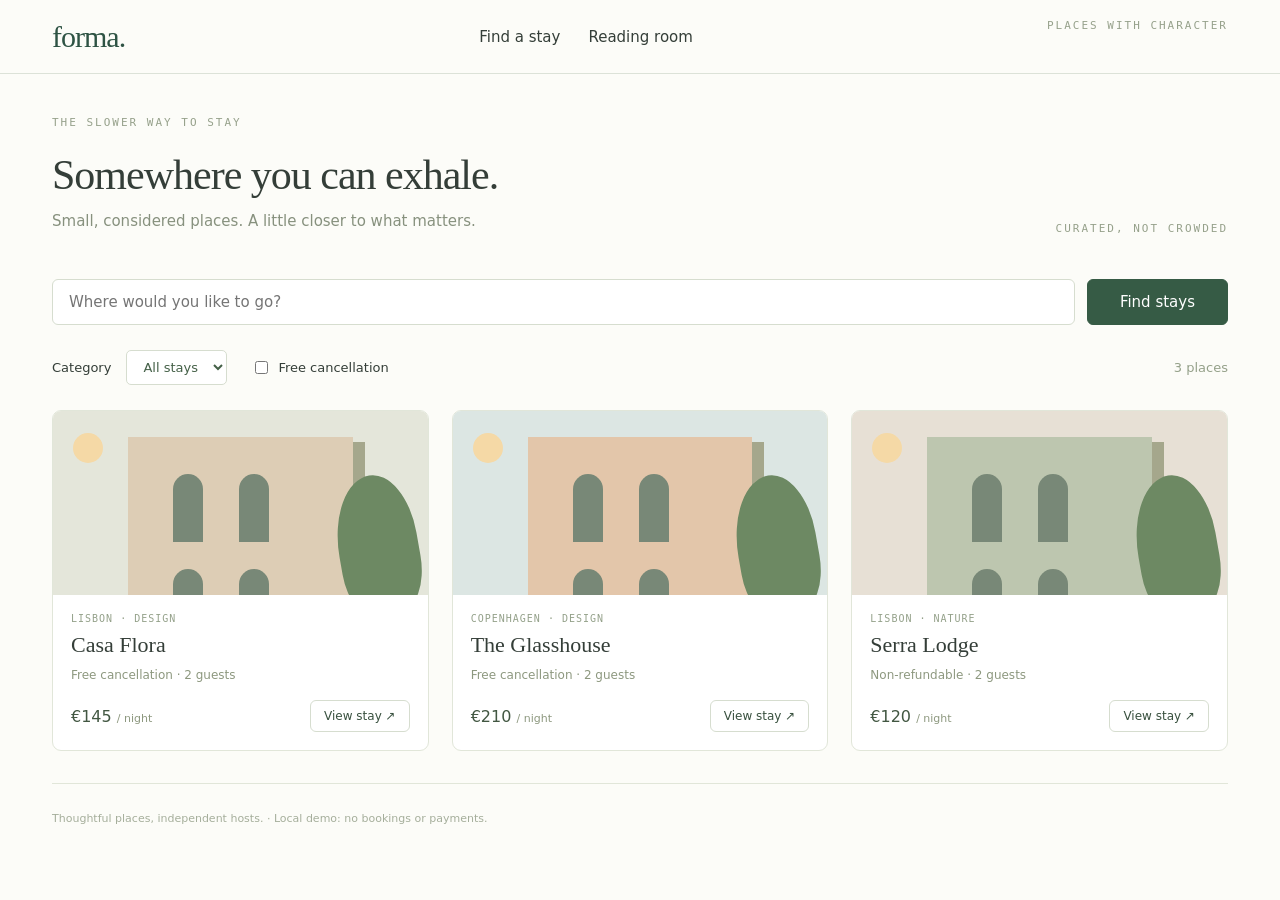
<file: AgentBrowser/static/fixture.html>
<!doctype html>
<html lang="en">
  <head>
    <meta charset="utf-8" />
    <meta name="viewport" content="width=device-width,initial-scale=1" />
    <title>Forma · Find a place to slow down</title>
    <style>
      * {
        box-sizing: border-box;
      }
      body {
        margin: 0;
        font:
          15px system-ui,
          sans-serif;
        color: #343e38;
        background: #fcfcf8;
        -webkit-font-smoothing: antialiased;
      }
      header {
        height: 74px;
        border-bottom: 1px solid #dce2d8;
        display: flex;
        align-items: center;
        justify-content: space-between;
        padding: 0 52px;
      }
      .logo {
        font-family: Georgia, serif;
        font-size: 30px;
        letter-spacing: -1px;
        color: #2e5344;
      }
      nav {
        display: flex;
        gap: 28px;
      }
      a {
        color: inherit;
        text-decoration: none;
      }
      button,
      input,
      select {
        font: inherit;
      }
      button,
      a,
      select,
      input[type="checkbox"] {
        cursor: pointer;
      }
      button {
        background: white;
        border: 1px solid #d6ddcf;
        border-radius: 6px;
        padding: 10px 16px;
        color: #38503e;
      }
      button:hover {
        background: #edf2e8;
      }
      main {
        padding: 42px 52px;
      }
      h1 {
        font:
          42px Georgia,
          serif;
        margin: 0 0 10px;
        letter-spacing: -1px;
      }
      h2 {
        font:
          22px Georgia,
          serif;
        margin: 0;
      }
      p {
        line-height: 1.6;
        color: #87917e;
        margin: 8px 0 24px;
      }
      .topline {
        display: flex;
        justify-content: space-between;
        align-items: end;
      }
      .edition {
        font:
          11px ui-monospace,
          monospace;
        letter-spacing: 2px;
        color: #96a18b;
        margin-bottom: 22px;
      }
      .search {
        display: flex;
        gap: 12px;
        margin-top: 22px;
      }
      input[type="search"] {
        flex: 1;
        min-width: 0;
        border: 1px solid #d6ddcf;
        border-radius: 6px;
        padding: 13px 16px;
        background: white;
        color: #344c3c;
      }
      .search button {
        background: #365b45;
        color: white;
        padding: 10px 32px;
        border-color: #365b45;
      }
      .filters {
        display: flex;
        gap: 24px;
        align-items: center;
        margin: 25px 0;
        font-size: 13px;
      }
      .filters select {
        margin-left: 8px;
        padding: 8px 12px;
        border: 1px solid #d6ddcf;
        border-radius: 5px;
        background: white;
        color: #446047;
      }
      input[type="checkbox"] {
        accent-color: #42684b;
      }
      .filters label {
        display: flex;
        gap: 7px;
        align-items: center;
      }
      .filters .count {
        margin-left: auto;
        color: #94a089;
      }
      .grid {
        display: grid;
        grid-template-columns: repeat(3, 1fr);
        gap: 23px;
      }
      .card {
        border: 1px solid #e1e6d9;
        border-radius: 9px;
        overflow: hidden;
        background: white;
      }
      .photo {
        height: 184px;
        position: relative;
        overflow: hidden;
        background: #e4e6da;
      }
      .photo:before {
        content: "";
        position: absolute;
        left: 20%;
        top: 26px;
        width: 60%;
        height: 170px;
        background: #ddcdb5;
        box-shadow: 12px 5px 0 #a5a78c;
      }
      .photo:after {
        content: "";
        position: absolute;
        left: 32%;
        top: 63px;
        width: 30px;
        height: 68px;
        border-radius: 18px 18px 0 0;
        background: #788877;
        box-shadow:
          66px 0 #788877,
          0 95px #788877,
          66px 95px #788877;
      }
      .photo .tree {
        position: absolute;
        z-index: 1;
        bottom: -20px;
        right: 10px;
        width: 80px;
        height: 140px;
        border-radius: 65% 55% 45% 40%;
        background: #6d8963;
        transform: rotate(-10deg);
      }
      .photo .sun {
        position: absolute;
        left: 20px;
        top: 22px;
        width: 30px;
        height: 30px;
        border-radius: 50%;
        background: #f5d9a6;
      }
      .card:nth-child(2) .photo {
        background: #dce6e3;
      }
      .card:nth-child(2) .photo:before {
        background: #e3c6aa;
      }
      .card:nth-child(3) .photo {
        background: #e7e0d5;
      }
      .card:nth-child(3) .photo:before {
        background: #bdc6af;
      }
      .card-body {
        padding: 18px;
      }
      .location {
        font:
          10px ui-monospace,
          monospace;
        letter-spacing: 1px;
        color: #94a18a;
        margin-bottom: 8px;
      }
      .meta {
        font-size: 12px;
        margin: 10px 0 18px;
        color: #8d987f;
      }
      .card-bottom {
        display: flex;
        align-items: center;
        justify-content: space-between;
      }
      .price {
        font-size: 16px;
        color: #425742;
      }
      .price span {
        font-size: 11px;
        color: #8d987f;
      }
      .card-bottom button {
        font-size: 12px;
        padding: 8px 13px;
      }
      .empty {
        padding: 45px;
        text-align: center;
        border: 1px dashed #cbd6c2;
      }
      .detail {
        display: grid;
        grid-template-columns: 1fr 1fr;
        gap: 35px;
        margin-top: 20px;
      }
      .detail .photo {
        height: 370px;
        border-radius: 12px;
      }
      .detail .photo:before {
        width: 65%;
        height: 350px;
        top: 40px;
      }
      .detail .photo:after {
        top: 100px;
        left: 30%;
        width: 50px;
        height: 95px;
        box-shadow:
          105px 0 #788877,
          0 130px #788877,
          105px 130px #788877;
      }
      .detail-copy {
        padding-top: 28px;
      }
      .success {
        padding: 12px 16px;
        background: #edf3e5;
        color: #628250;
        border-radius: 6px;
        font-size: 13px;
        margin-top: 24px;
      }
      .articles {
        display: grid;
        gap: 18px;
      }
      .article {
        padding: 23px;
        border: 1px solid #dce3d4;
        border-radius: 7px;
        background: white;
      }
      .article a {
        display: block;
        font:
          23px Georgia,
          serif;
        color: #304c36;
      }
      .article p {
        margin: 10px 0 0;
      }
      .article-tag {
        font:
          10px ui-monospace,
          monospace;
        letter-spacing: 1px;
        color: #9aa58d;
        margin-bottom: 10px;
      }
      .article-content {
        max-width: 690px;
      }
      .article-content p {
        color: #5a6752;
        font-size: 17px;
      }
      .back {
        font-size: 13px;
        display: inline-block;
        margin-bottom: 20px;
      }
      .fixture-note {
        font-size: 10px;
        color: #a4ad9b;
        margin-top: 24px;
      }
      footer {
        font-size: 11px;
        color: #a5ae9b;
        padding-top: 28px;
        border-top: 1px solid #e1e6d9;
        margin-top: 32px;
      }
    </style>
  </head>
  <body>
    <header>
      <a href="#" class="logo" id="home">forma.</a>
      <nav>
        <a href="#" id="stays">Find a stay</a
        ><a href="#reading" id="reading">Reading room</a>
      </nav>
      <span class="edition">PLACES WITH CHARACTER</span>
    </header>
    <main id="content"></main>
    <script>
      const root = document.getElementById("content");
      let query = "",
        category = "all",
        free = false,
        searched = false;
      const places = [
        {
          name: "Casa Flora",
          city: "Lisbon",
          category: "Design",
          free: true,
          price: 145,
          description:
            "A quiet courtyard, warm terracotta, and light that stays all afternoon.",
        },
        {
          name: "The Glasshouse",
          city: "Copenhagen",
          category: "Design",
          free: true,
          price: 210,
          description: "An airy studio tucked into a green corner of the city.",
        },
        {
          name: "Serra Lodge",
          city: "Lisbon",
          category: "Nature",
          free: false,
          price: 120,
          description: "A hillside retreat for slower mornings and long walks.",
        },
      ];
      function art() {
        return '<div class="photo"><span class="sun"></span><span class="tree"></span></div>';
      }
      function travel() {
        document.title = "Forma · Find a place to slow down";
        root.innerHTML = `<div class="topline"><div><div class="edition">THE SLOWER WAY TO STAY</div><h1>Somewhere you can exhale.</h1><p>Small, considered places. A little closer to what matters.</p></div><div class="edition">CURATED, NOT CROWDED</div></div><form class="search" id="search"><input type="search" id="destination" name="destination" aria-label="Destination" placeholder="Where would you like to go?" autocomplete="off"><button type="submit">Find stays</button></form><div class="filters"><label>Category <select id="category" name="category" aria-label="Stay category"><option value="all">All stays</option><option value="Design">Design</option><option value="Nature">Nature</option><option value="Coastal">Coastal</option></select></label><label><input type="checkbox" id="free" name="cancellation"> Free cancellation</label><span class="count" id="count"></span></div><div class="grid" id="results"></div><footer>Thoughtful places, independent hosts. <span> · Local demo: no bookings or payments.</span></footer>`;
        document.getElementById("destination").value = query;
        document.getElementById("category").value = category;
        document.getElementById("free").checked = free;
        document.getElementById("search").onsubmit = (e) => {
          e.preventDefault();
          query = document.getElementById("destination").value;
          searched = true;
          results();
        };
        document.getElementById("category").onchange = (e) => {
          category = e.target.value;
          results();
        };
        document.getElementById("free").onchange = (e) => {
          free = e.target.checked;
          results();
        };
        results();
      }
      function results() {
        const rows = places.filter(
          (p) =>
            (!searched ||
              p.city.toLowerCase().includes(query.trim().toLowerCase())) &&
            (category === "all" || p.category === category) &&
            (!free || p.free),
        );
        document.getElementById("count").textContent =
          `${rows.length} places${searched ? " in " + query : ""}`;
        const target = document.getElementById("results");
        target.innerHTML = rows.length
          ? rows
              .map(
                (p) =>
                  `<article class="card">${art()}<div class="card-body"><div class="location">${p.city.toUpperCase()} · ${p.category.toUpperCase()}</div><h2>${p.name}</h2><div class="meta">${p.free ? "Free cancellation" : "Non-refundable"} · 2 guests</div><div class="card-bottom"><div class="price">€${p.price} <span>/ night</span></div><button type="button" data-place="${p.name}" aria-label="View ${p.name}">View stay ↗</button></div></div></article>`,
              )
              .join("")
          : '<div class="empty">No places match these filters. Try another destination or category.</div>';
        target
          .querySelectorAll("button")
          .forEach(
            (b) =>
              (b.onclick = () =>
                detail(places.find((p) => p.name === b.dataset.place))),
          );
      }
      function detail(p) {
        location.hash = p.name.toLowerCase().replaceAll(" ", "-");
        document.title = `${p.name} · Forma`;
        root.innerHTML = `<button type="button" class="back" id="back">← All stays</button><div class="detail">${art()}<div class="detail-copy"><div class="edition">${p.city.toUpperCase()} · ${p.category.toUpperCase()}</div><h1>${p.name}</h1><p>${p.description}</p><div class="price">€${p.price} <span>/ night · 2 guests</span></div><div class="success">${p.free ? "Free cancellation included" : "Non-refundable stay"}</div><p class="fixture-note">Your filters: ${category} · Free cancellation ${free ? "enabled" : "off"} · Destination ${query || "anywhere"}</p></div></div><footer>Local demo property. No reservation has been made.</footer>`;
        document.getElementById("back").onclick = () => {
          location.hash = "";
          travel();
        };
      }
      const articles = [
        {
          id: "choices",
          tag: "AGENTS · 6 MIN",
          title: "A browser is a choice, not a conversation",
          description:
            "How finite action sets turn visible elements into a fast browser control loop.",
        },
        {
          id: "latency",
          tag: "SYSTEMS · 4 MIN",
          title: "Where the milliseconds go",
          description:
            "Measuring network latency, model decisions, and page settling separately.",
        },
        {
          id: "uncertainty",
          tag: "RESEARCH · 5 MIN",
          title: "Confidence is not correctness",
          description:
            "What a peaked distribution can and cannot tell you about an outcome.",
        },
      ];
      function research() {
        document.title = "Forma · Reading room";
        root.innerHTML =
          '<div class="edition">NOTES FROM THE LAB</div><h1>Ideas worth opening.</h1><p>Small experiments in how software sees and acts.</p><div class="articles">' +
          articles
            .map(
              (a) =>
                `<article class="article"><div class="article-tag">${a.tag}</div><a href="#${a.id}" data-article="${a.id}">${a.title}</a><p>${a.description}</p></article>`,
            )
            .join("") +
          "</div><footer>Local reading fixture · Three original demo articles</footer>";
        root
          .querySelectorAll("[data-article]")
          .forEach((a) => (a.onclick = () => article(a.dataset.article)));
      }
      function article(id) {
        const a = articles.find((a) => a.id === id);
        document.title = a.title + " · Forma";
        root.innerHTML = `<button type="button" class="back" id="back">← Reading room</button><div class="article-content"><div class="edition">${a.tag}</div><h1>${a.title}</h1><p>${a.description}</p>${id === "choices" ? "<p>Observe the browser’s accessibility tree. Enumerate the actions that are actually available. Ask a choice model for the next action, execute it, then observe again.</p><p>Links, buttons, checkboxes, and dropdown values already form a finite vocabulary. Text fields need a separate value generator. The model chooses the field; a small language model supplies the words.</p><p>Freshness is part of correctness. Bind every decision to its observed page state. If the page changes before execution, discard the decision and observe again.</p>" : "<p>Measure the complete loop against an observable result. A valid action and a confident decision do not by themselves prove that the task succeeded.</p>"}</div><footer>End of article · Local demo content</footer>`;
        document.getElementById("back").onclick = research;
      }
      document.getElementById("home").onclick = (e) => {
        e.preventDefault();
        travel();
      };
      document.getElementById("stays").onclick = (e) => {
        e.preventDefault();
        travel();
      };
      document.getElementById("reading").onclick = research;
      new URLSearchParams(location.search).get("scenario") === "research"
        ? research()
        : travel();
    </script>
  </body>
</html>
</file>
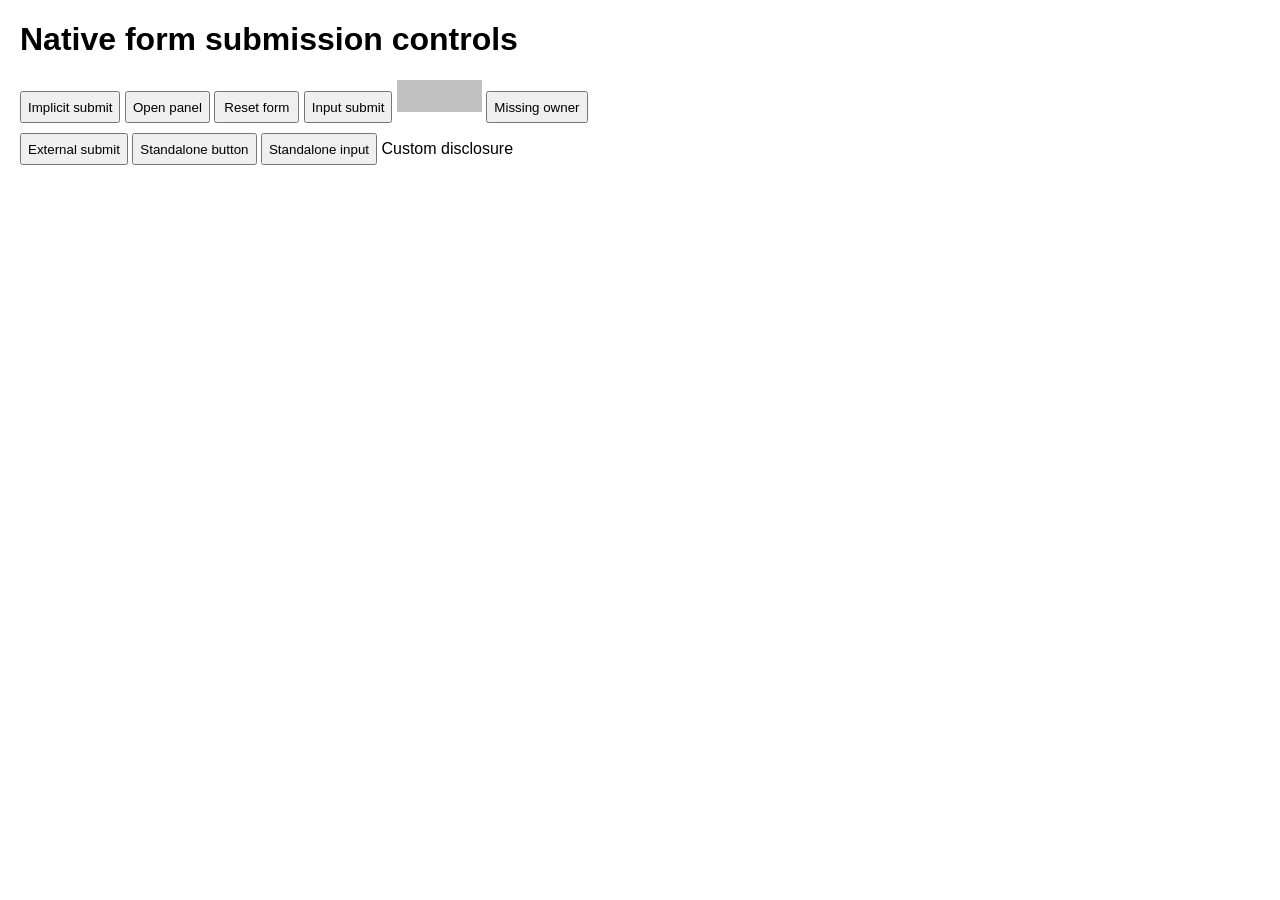
<file: tests/fixtures/form_submit_controls.html>
<!doctype html>
<meta charset="utf-8">
<title>Native form submission controls</title>
<style>
  body { margin: 20px; font: 16px sans-serif; }
  form, p { margin: 10px 0; }
  button, input, [role=button] { min-width: 85px; min-height: 32px; }
  [role=button] { display: inline-block; }
</style>
<h1>Native form submission controls</h1>
<form id="first" onsubmit="event.preventDefault(); window.submissions.push('first')">
  <button id="implicit" aria-expanded="false">Implicit submit</button>
  <button id="opener" type="button" aria-expanded="false">Open panel</button>
  <button type="reset">Reset form</button>
  <input type="submit" value="Input submit">
  <input id="image" type="image" aria-label="Image submit" width="85" height="32"
         src="data:image/svg+xml,%3Csvg xmlns='http://www.w3.org/2000/svg' width='85' height='32'%3E%3Crect width='85' height='32' fill='silver'/%3E%3C/svg%3E">
  <button form="missing">Missing owner</button>
</form>
<form id="second" onsubmit="event.preventDefault(); window.submissions.push('second')"></form>
<p>
  <button id="external" form="first" aria-expanded="false">External submit</button>
  <button>Standalone button</button>
  <input type="submit" value="Standalone input">
  <span role="button" aria-expanded="false" form="first">Custom disclosure</span>
</p>
<script>window.submissions = [];</script>
</file>
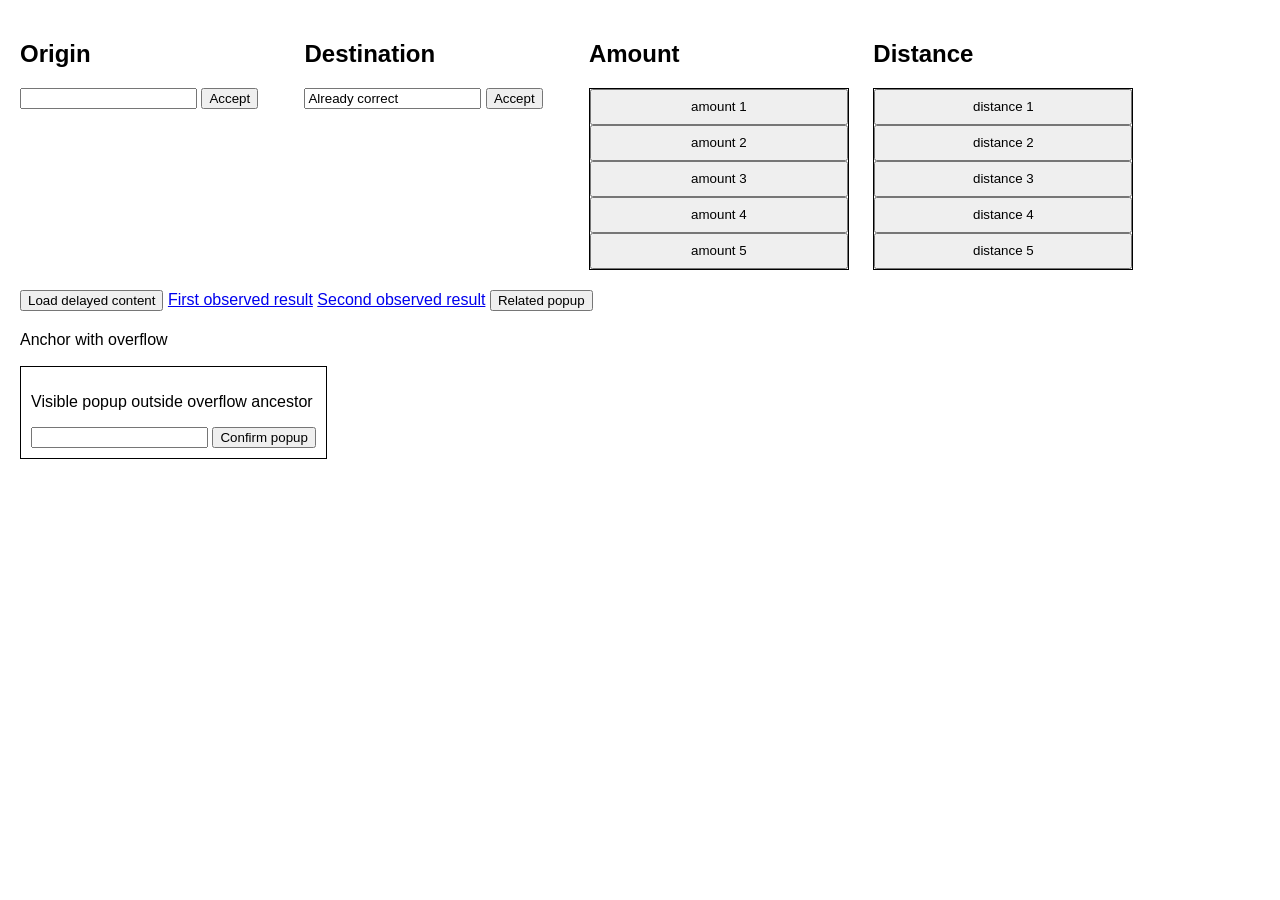
<file: tests/fixtures/recovery.html>
<!doctype html>
<meta charset="utf-8">
<title>Generic observation and scroll recovery fixture</title>
<style>
  body { font: 16px sans-serif; margin: 20px; }
  section { display: inline-block; vertical-align: top; width: 260px; margin: 0 20px 20px 0; }
  .choices { overflow-y: auto; height: 180px; border: 1px solid; }
  .choices button { display: block; height: 36px; width: 100%; }
  #loading[aria-busy="true"] { min-height: 40px; }
  .escape-anchor { position: relative; height: 120px; margin-top: 20px; }
  .overflow-shell { overflow: hidden; height: 20px; }
  .escaped-popup { position: absolute; top: 35px; padding: 10px; background: white; border: 1px solid; }
</style>
<section aria-label="Origin">
  <h2>Origin</h2>
  <input aria-label="Search" required>
  <button>Accept</button>
</section>
<section aria-label="Destination">
  <h2>Destination</h2>
  <input aria-label="Search" value="Already correct">
  <button>Accept</button>
</section>
<section aria-label="Amount">
  <h2>Amount</h2>
  <div id="amount" class="choices" role="listbox" aria-label="Amount options"></div>
</section>
<section aria-label="Distance">
  <h2>Distance</h2>
  <div id="distance" class="choices" role="listbox" aria-label="Distance options"></div>
</section>
<div id="loading"></div>
<button id="load">Load delayed content</button>
<a href="./recovery.html#first-result">First observed result</a>
<a href="./recovery.html#second-result">Second observed result</a>
<button aria-controls="escaped-popup" aria-expanded="true">Related popup</button>
<div class="escape-anchor">
  <div class="overflow-shell">
    Anchor with overflow
    <div id="escaped-popup" class="escaped-popup" role="dialog">
      <p>Visible popup outside overflow ancestor</p>
      <input aria-label="Popup search">
      <button>Confirm popup</button>
    </div>
  </div>
</div>
<iframe id="hidden-frame" title="Hidden integration host" style="display:none;width:0;height:0"></iframe>
<iframe id="visible-frame" title="Visible opaque panel" style="display:none;position:fixed;inset:0;width:100vw;height:100vh;z-index:10000;background:white"></iframe>
<script>
  window.fixtureEvents={wheel:0, amount:0, distance:0};
  for (const id of ['amount','distance']) {
    const root=document.getElementById(id);
    for (let i=1;i<=30;i++) {
      const button=document.createElement('button');
      button.textContent=`${id} ${i}`;
      button.onclick=()=>{ window.fixtureEvents[id]++; button.setAttribute('aria-pressed','true'); };
      root.append(button);
    }
    root.addEventListener('wheel',()=>window.fixtureEvents.wheel++);
  }
  document.getElementById('load').onclick=()=>{
    const root=document.getElementById('loading');
    root.setAttribute('aria-busy','true');
    setTimeout(()=>{ root.textContent='Delayed content arrived'; root.removeAttribute('aria-busy'); },350);
  };
</script>
</file>
